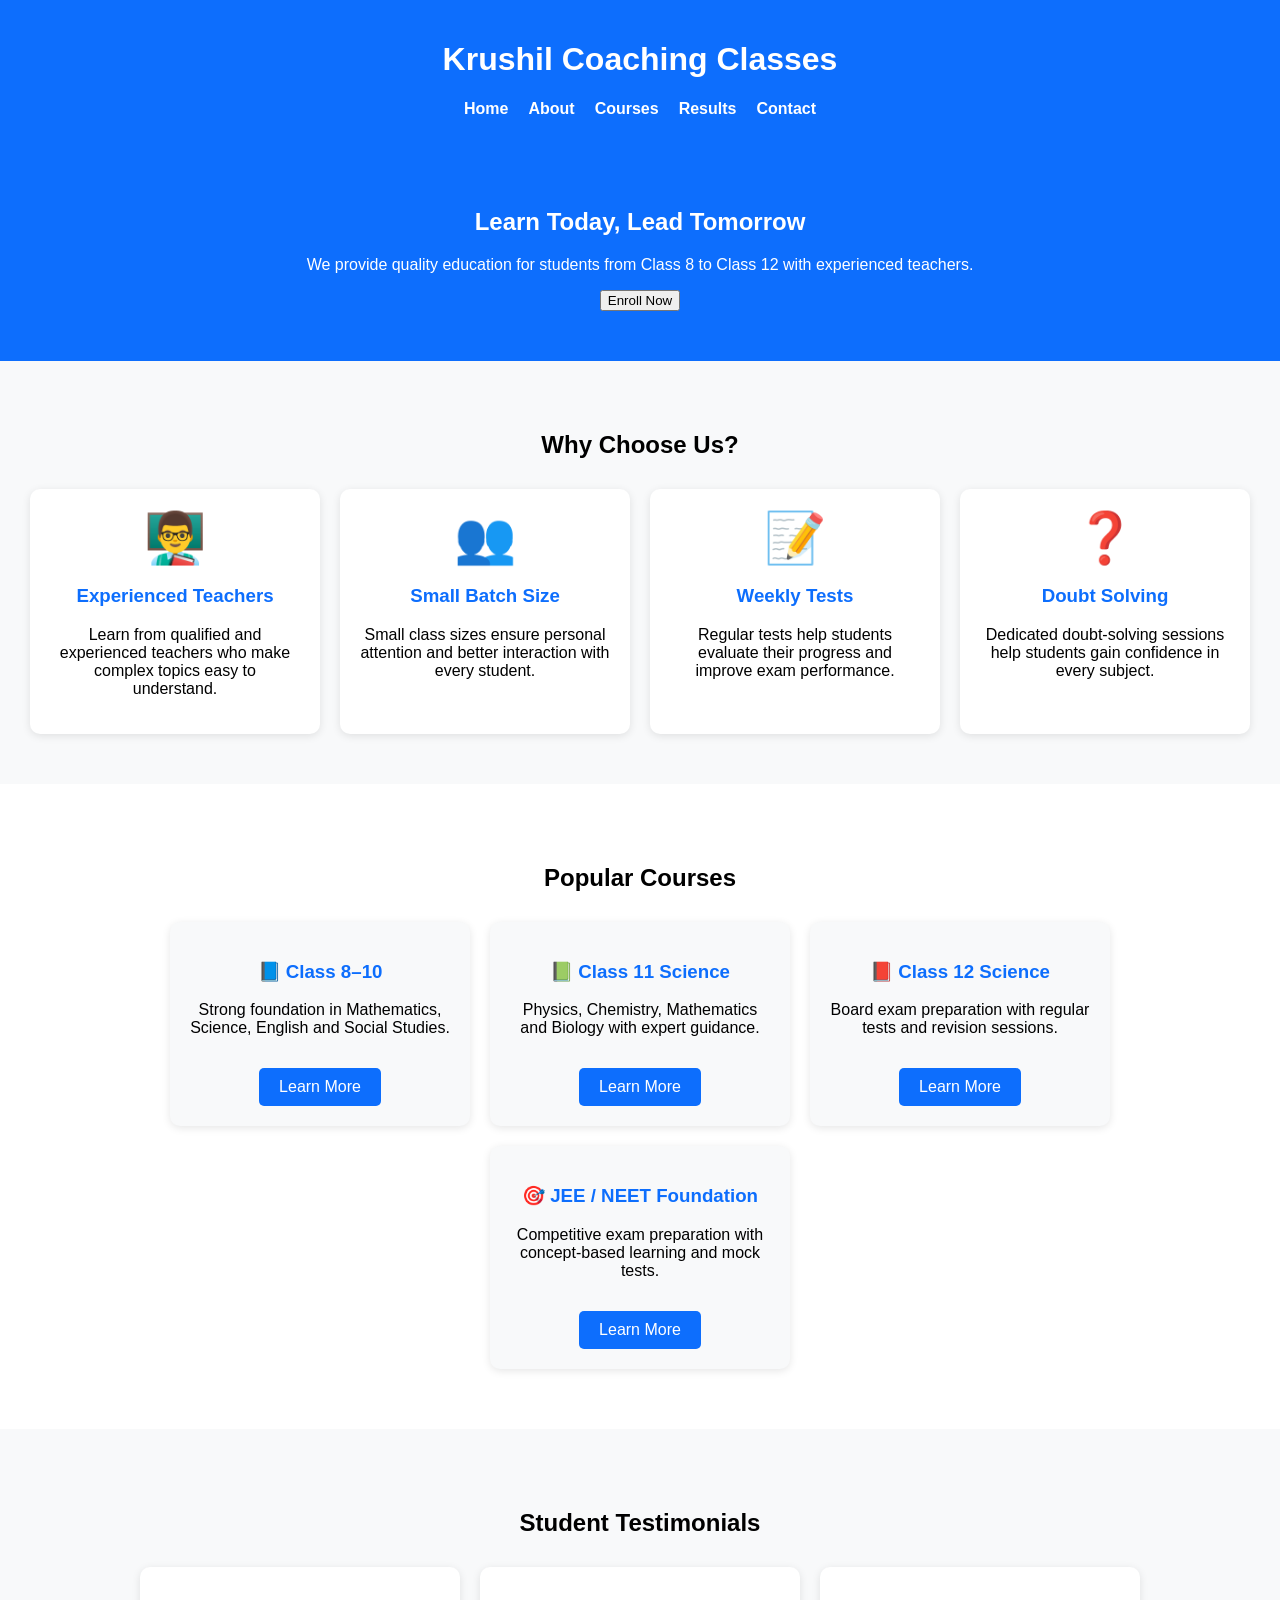
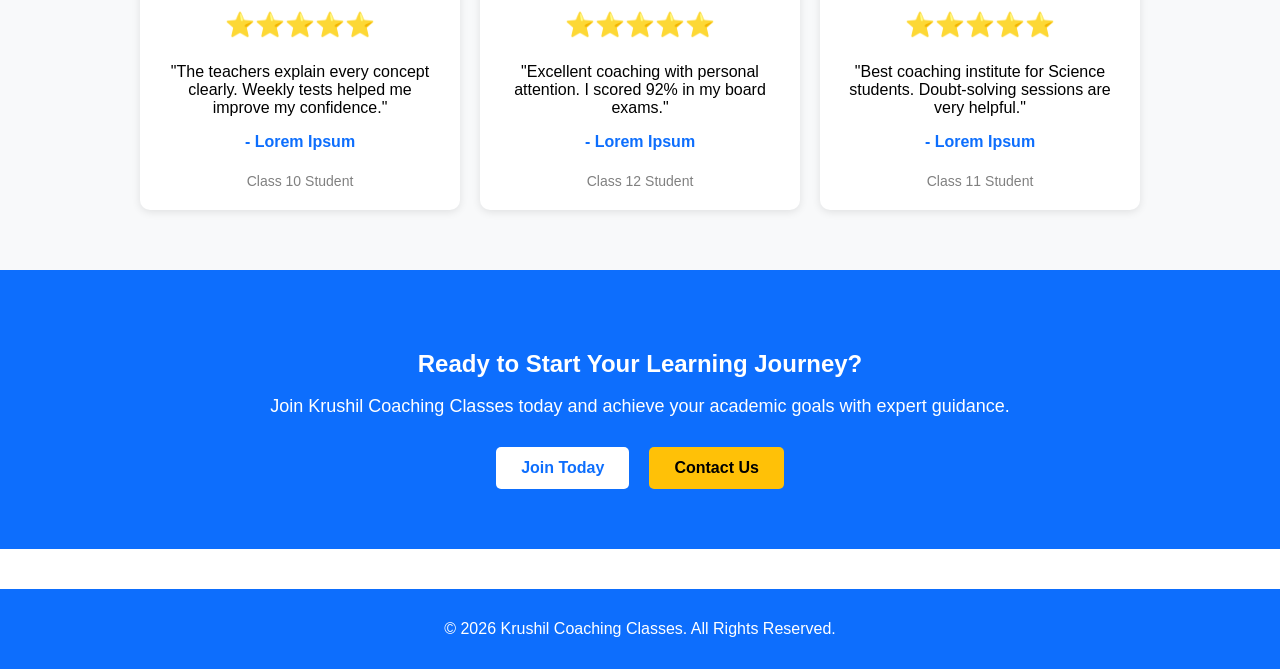
<file: index.html>
<!DOCTYPE html>
<html lang="en">

<head>
    <meta charset="UTF-8">
    <meta name="viewport" content="width=device-width, initial-scale=1.0">
    <title>Krushil Coaching Classes</title>
    <link rel="stylesheet" href="style.css">
</head>

<body>

    <header>
        <h1>Krushil Coaching Classes</h1>

        <nav>
            <a href="index.html">Home</a>
            <a href="about.html">About</a>
            <a href="courses.html">Courses</a>
            <a href="results.html">Results</a>
            <a href="contact.html">Contact</a>
        </nav>
    </header>

    <section class="hero">
        <h2>Learn Today, Lead Tomorrow</h2>

        <p>
            We provide quality education for students from
            Class 8 to Class 12 with experienced teachers.
        </p>

        <button>Enroll Now</button>
    </section>
    <section class="why-choose-us">

        <h2>Why Choose Us?</h2>

        <div class="features">

            <div class="feature-card">
                <div class="icon">👨‍🏫</div>
                <h3>Experienced Teachers</h3>
                <p>Learn from qualified and experienced teachers who make complex topics easy to understand.</p>
            </div>

            <div class="feature-card">
                <div class="icon">👥</div>
                <h3>Small Batch Size</h3>
                <p>Small class sizes ensure personal attention and better interaction with every student.</p>
            </div>

            <div class="feature-card">
                <div class="icon">📝</div>
                <h3>Weekly Tests</h3>
                <p>Regular tests help students evaluate their progress and improve exam performance.</p>
            </div>

            <div class="feature-card">
                <div class="icon">❓</div>
                <h3>Doubt Solving</h3>
                <p>Dedicated doubt-solving sessions help students gain confidence in every subject.</p>
            </div>

        </div>

    </section>
    <section class="popular-courses">

        <h2>Popular Courses</h2>

        <div class="courses-container">

            <div class="course-card">
                <h3>📘 Class 8–10</h3>
                <p>
                    Strong foundation in Mathematics, Science, English and Social Studies.
                </p>
                <a href="courses.html#class8" class="learn-btn">
                    Learn More
                </a>

            </div>

            <div class="course-card">
                <h3>📗 Class 11 Science</h3>
                <p>
                    Physics, Chemistry, Mathematics and Biology with expert guidance.
                </p>
                <a href="courses.html#class11" class="learn-btn">
                    Learn More
                </a>
            </div>

            <div class="course-card">
                <h3>📕 Class 12 Science</h3>
                <p>
                    Board exam preparation with regular tests and revision sessions.
                </p>
                <a href="courses.html#class12" class="learn-btn">
                    Learn More
                </a>
            </div>

            <div class="course-card">
                <h3>🎯 JEE / NEET Foundation</h3>
                <p>
                    Competitive exam preparation with concept-based learning and mock tests.
                </p>
                <a href="courses.html#jee" class="learn-btn">
                    Learn More
                </a>
            </div>

        </div>

    </section>
    <section class="testimonials">

        <h2>Student Testimonials</h2>

        <div class="testimonial-container">

            <div class="testimonial-card">
                <h3>⭐⭐⭐⭐⭐</h3>
                <p>
                    "The teachers explain every concept clearly.
                    Weekly tests helped me improve my confidence."
                </p>

                <h4>- Lorem Ipsum</h4>
                <span>Class 10 Student</span>
            </div>

            <div class="testimonial-card">
                <h3>⭐⭐⭐⭐⭐</h3>
                <p>
                    "Excellent coaching with personal attention.
                    I scored 92% in my board exams."
                </p>

                <h4>- Lorem Ipsum</h4>
                <span>Class 12 Student</span>
            </div>

            <div class="testimonial-card">
                <h3>⭐⭐⭐⭐⭐</h3>
                <p>
                    "Best coaching institute for Science students.
                    Doubt-solving sessions are very helpful."
                </p>

                <h4>- Lorem Ipsum</h4>
                <span>Class 11 Student</span>
            </div>

        </div>

    </section>
    <section class="cta">

        <h2>Ready to Start Your Learning Journey?</h2>

        <p>
            Join Krushil Coaching Classes today and achieve your academic goals with expert guidance.
        </p>

        <div class="cta-buttons">

            <a href="contact.html" class="btn-primary">
                Join Today
            </a>

            <a href="contact.html" class="btn-secondary">
                Contact Us
            </a>

        </div>

    </section>
    <footer>
        <p>&copy; 2026 Krushil Coaching Classes. All Rights Reserved.</p>
    </footer>

    <script src="script.js"></script>

</body>

</html>
</file>
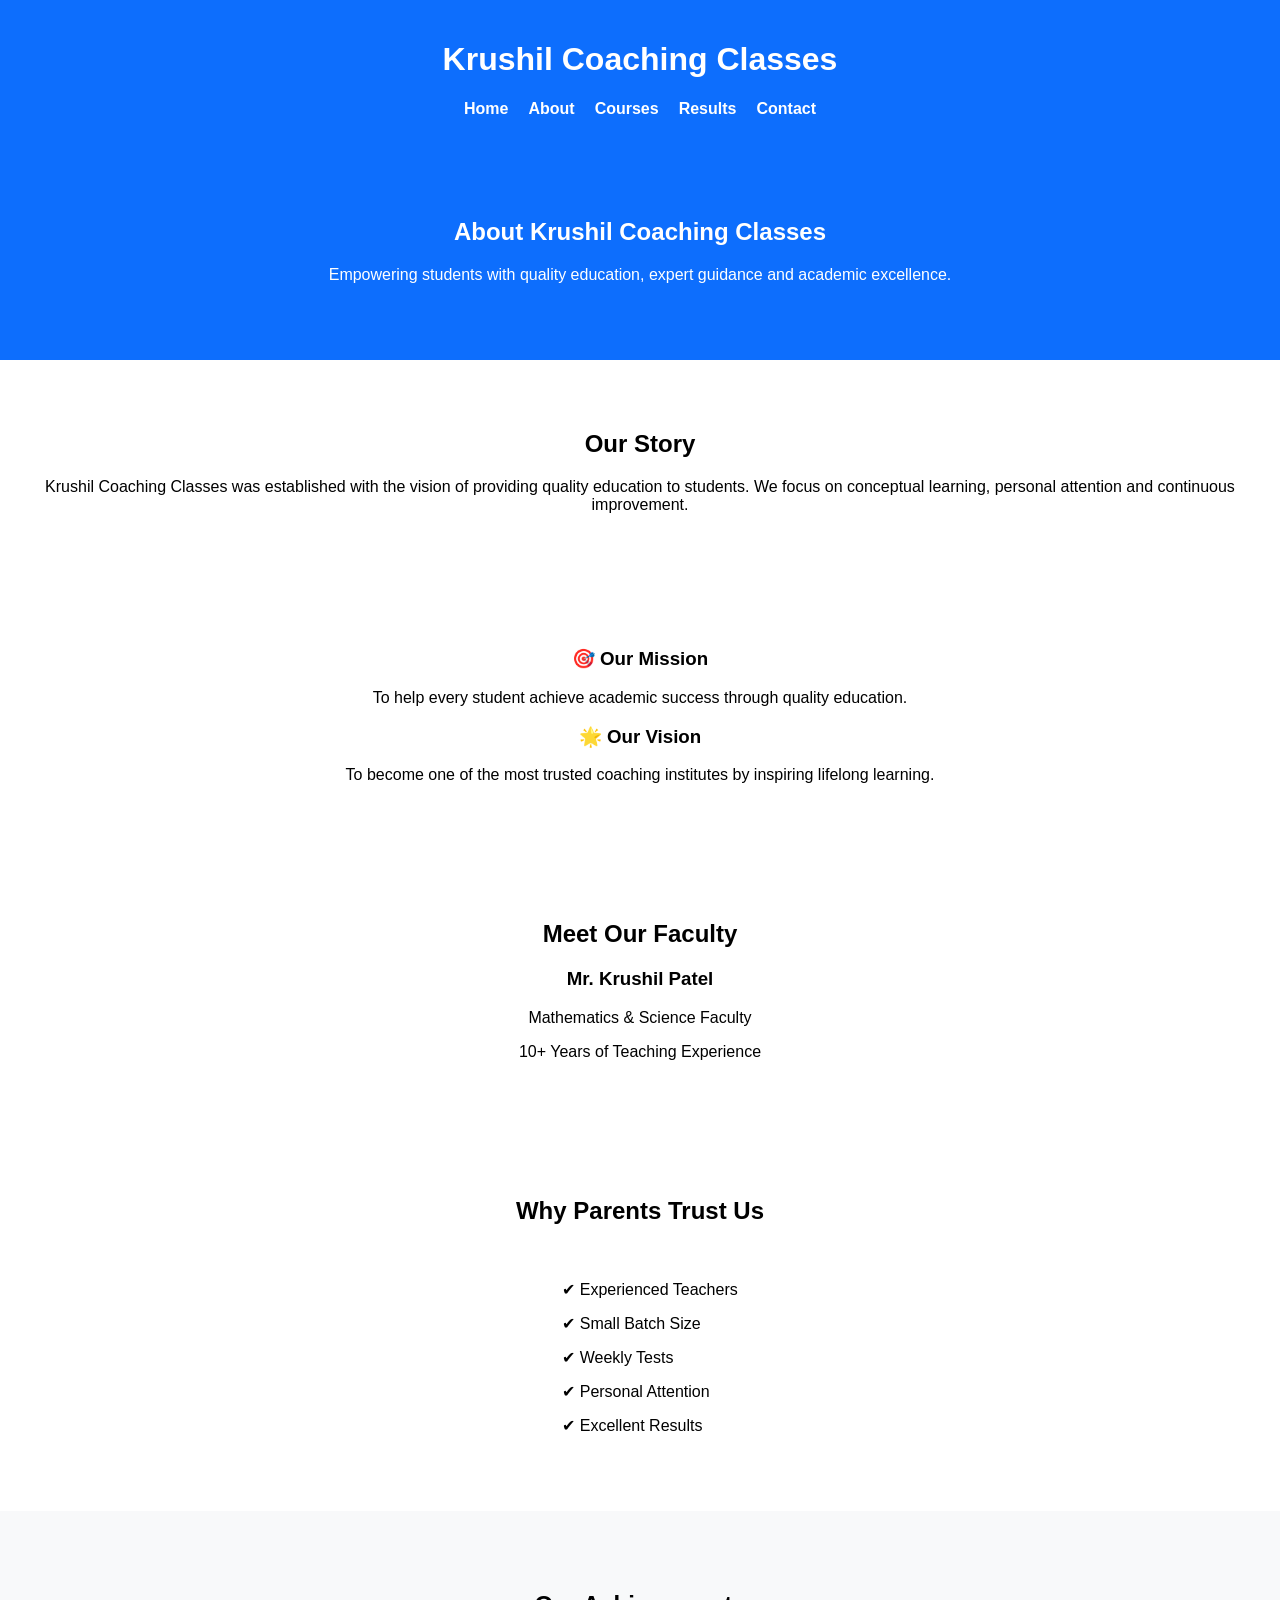
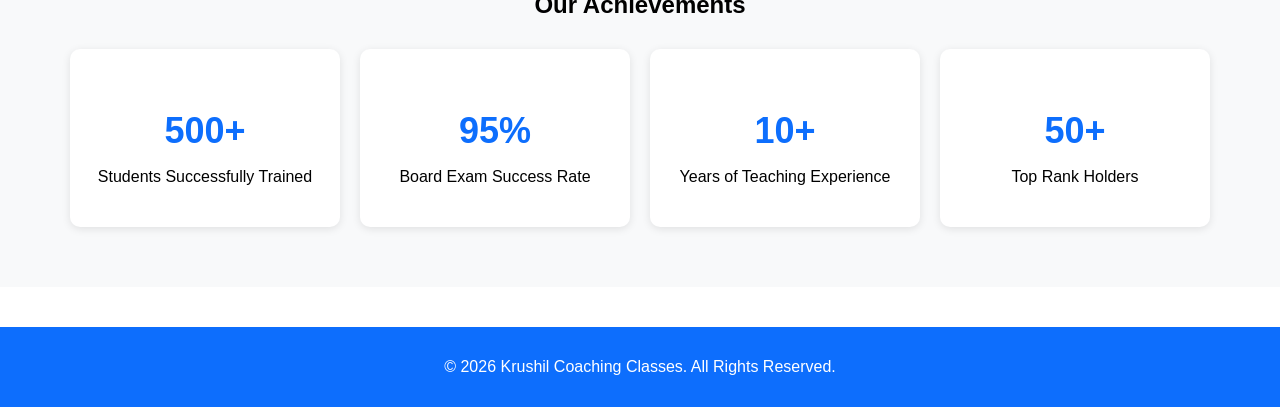
<file: about.html>
<!DOCTYPE html>
<html lang="en">

<head>
    <meta charset="UTF-8">
    <meta name="viewport" content="width=device-width, initial-scale=1.0">
    <title>About - Krushil Coaching Classes</title>
    <link rel="stylesheet" href="style.css">
</head>

<body>

    <header>

        <h1>Krushil Coaching Classes</h1>

        <nav>
            <a href="index.html">Home</a>
            <a href="about.html">About</a>
            <a href="courses.html">Courses</a>
            <a href="results.html">Results</a>
            <a href="contact.html">Contact</a>
        </nav>
    </header>


    <!-- About Page Content -->
    <section class="about-hero">
        <h2>About Krushil Coaching Classes</h2>

        <p>
            Empowering students with quality education,
            expert guidance and academic excellence.
        </p>
    </section>

    <section class="about-story">

        <h2>Our Story</h2>

        <p>
            Krushil Coaching Classes was established with the vision of
            providing quality education to students. We focus on conceptual
            learning, personal attention and continuous improvement.
        </p>

    </section>

    <section class="mission">

        <div class="mission-card">

            <h3>🎯 Our Mission</h3>

            <p>
                To help every student achieve academic success
                through quality education.
            </p>

        </div>

        <div class="mission-card">

            <h3>🌟 Our Vision</h3>

            <p>
                To become one of the most trusted coaching institutes
                by inspiring lifelong learning.
            </p>

        </div>

    </section>

    <section class="faculty">

        <h2>Meet Our Faculty</h2>

        <div class="faculty-card">

            <h3>Mr. Krushil Patel</h3>

            <p>
                Mathematics & Science Faculty
            </p>

            <p>
                10+ Years of Teaching Experience
            </p>

        </div>

    </section>

    <section id="trust">

        <h2>Why Parents Trust Us</h2>

        <ul class="true">
            <li>✔ Experienced Teachers</li>

            <li>✔ Small Batch Size</li>

            <li>✔ Weekly Tests</li>

            <li>✔ Personal Attention</li>

            <li>✔ Excellent Results</li>

        </ul>

    </section>

    <section class="achievements">

        <h2>Our Achievements</h2>

        <div class="achievement-container">

            <div class="achievement-card">
                <h3>500+</h3>
                <p>Students Successfully Trained</p>
            </div>

            <div class="achievement-card">
                <h3>95%</h3>
                <p>Board Exam Success Rate</p>
            </div>

            <div class="achievement-card">
                <h3>10+</h3>
                <p>Years of Teaching Experience</p>
            </div>

            <div class="achievement-card">
                <h3>50+</h3>
                <p>Top Rank Holders</p>
            </div>

        </div>

    </section>

    <footer>
        <p>&copy; 2026 Krushil Coaching Classes. All Rights Reserved.</p>
    </footer>

    <script src="script.js"></script>

</body>

</html>
</file>
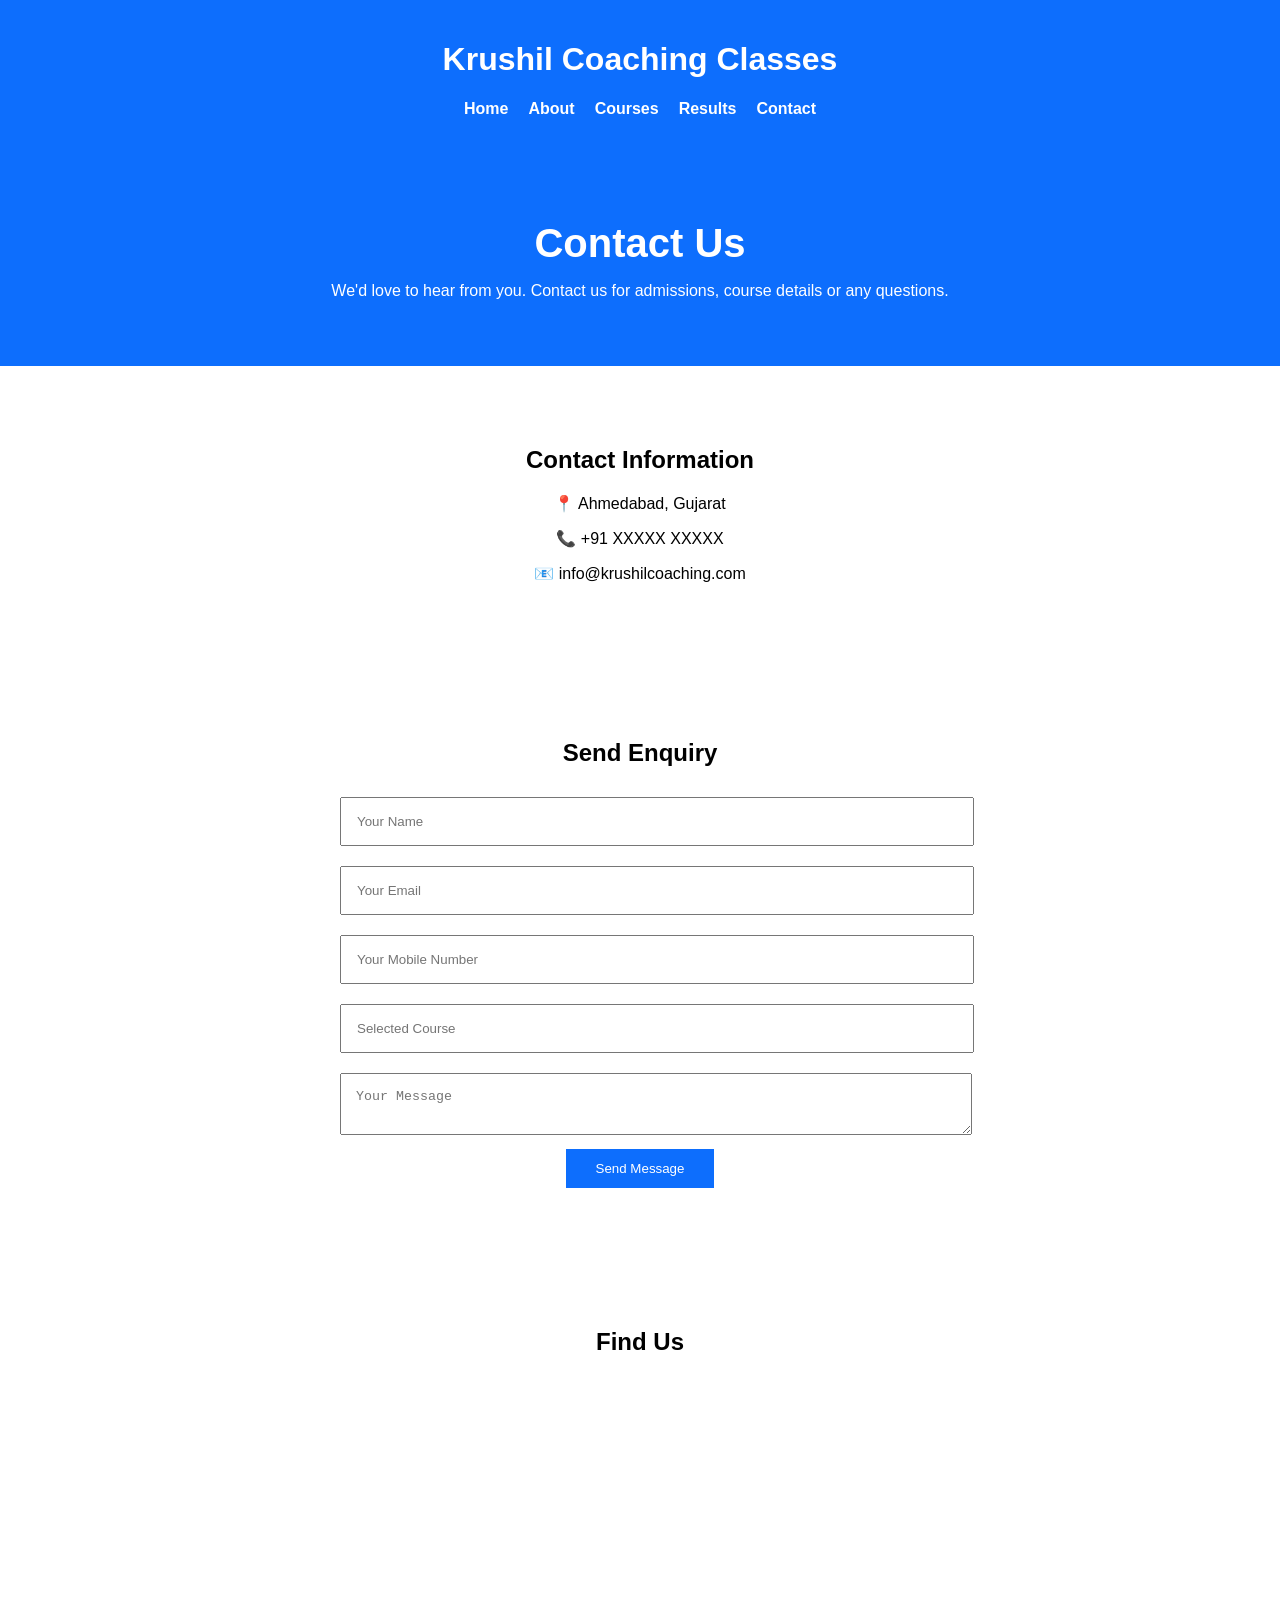
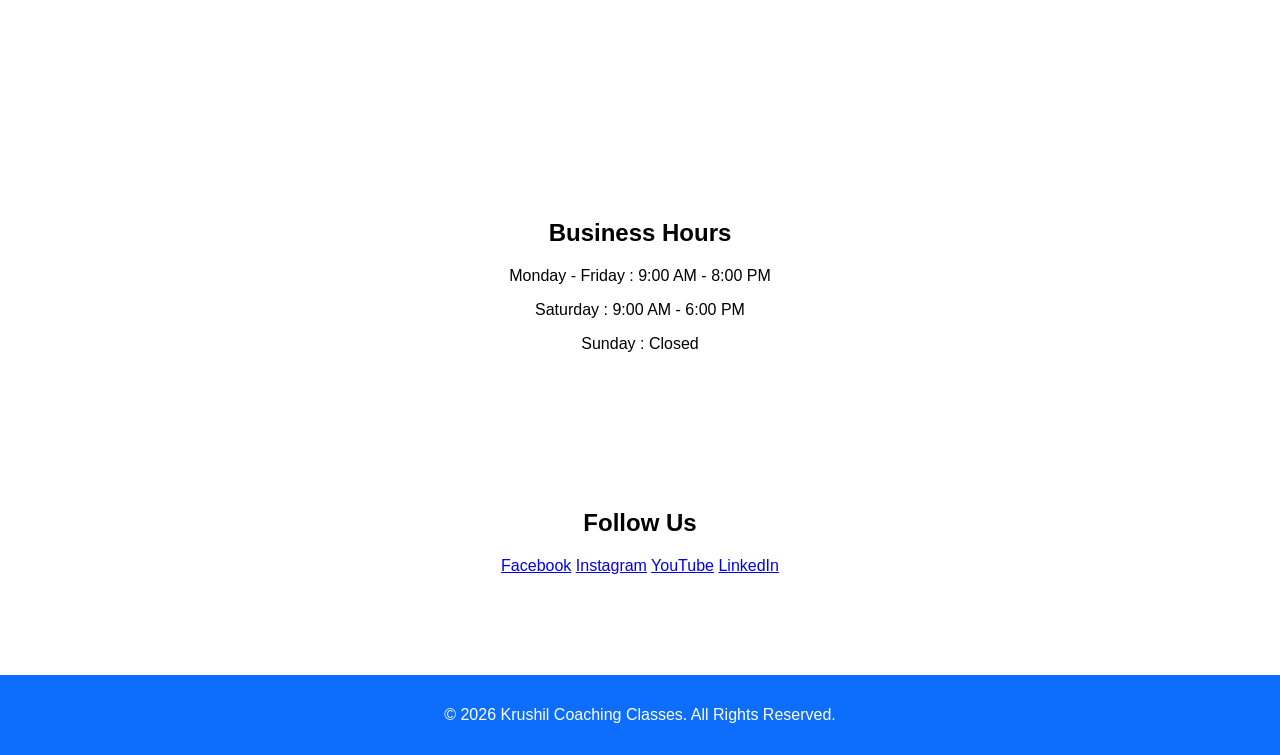
<file: contact.html>
<!DOCTYPE html>
<html lang="en">

<head>
    <meta charset="UTF-8">
    <meta name="viewport" content="width=device-width, initial-scale=1.0">
    <title>Contact - Krushil Coaching Classes</title>

    <link rel="stylesheet" href="style.css">
</head>

<body>

    <header>

        <h1>Krushil Coaching Classes</h1>

        <nav>
            <a href="index.html">Home</a>
            <a href="about.html">About</a>
            <a href="courses.html">Courses</a>
            <a href="results.html">Results</a>
            <a href="contact.html">Contact</a>
        </nav>

    </header>

    <!-- Contact Hero આવશે -->
    <section class="contact-hero">

        <h2>Contact Us</h2>

        <p>
            We'd love to hear from you. Contact us for admissions,
            course details or any questions.
        </p>

    </section>

    <!-- Contact Information આવશે -->
    <section class="contact-info">

        <h2>Contact Information</h2>

        <p>📍 Ahmedabad, Gujarat</p>

        <p>📞 +91 XXXXX XXXXX</p>

        <p>📧 info@krushilcoaching.com</p>

    </section>

    <!-- Contact Form આવશે -->
    <section class="contactForm">

        <h2>Send Enquiry</h2>

        <form id="contactForm">

            <input type="text" name="from_name" placeholder="Your Name" required>

            <input type="email" name="from_email" placeholder="Your Email" required>

            <input type="tel" id="phone" name="phone" placeholder="Your Mobile Number" required>

            <input type="text" id="course" name="course" placeholder="Selected Course" readonly>

            <textarea id="message" name="message" placeholder="Your Message" required></textarea>

            <button type="submit">

                Send Message

            </button>

        </form>

    </section>

    <!-- Google Map આવશે -->
    <section class="map">

        <h2>Find Us</h2>

        <iframe src="https://www.google.com/maps?q=Gandhinagar,Gujarat&output=embed" width="100%" height="300"
            style="border:0;" allowfullscreen="" loading="lazy">
        </iframe>

    </section>

    <!-- Business Hours આવશે -->
    <section class="hours">

        <h2>Business Hours</h2>

        <p>Monday - Friday : 9:00 AM - 8:00 PM</p>

        <p>Saturday : 9:00 AM - 6:00 PM</p>

        <p>Sunday : Closed</p>

    </section>

    <section class="social">

        <h2>Follow Us</h2>

        <a href="#">Facebook</a>

        <a href="#">Instagram</a>

        <a href="#">YouTube</a>

        <a href="#">LinkedIn</a>

    </section>

    <!-- Footer -->

    <footer>

        <p>&copy; 2026 Krushil Coaching Classes. All Rights Reserved.</p>

    </footer>

    <!-- <script src="https://cdn.jsdelivr.net/npm/@emailjs/browser@4/dist/email.min.js"></script>


    <script>
        emailjs.init({
            publicKey: "zDBWzNZUP8MnvuMNy",
        });
    </script> -->

    <script src="script.js"></script>

</body>

</html>
</file>
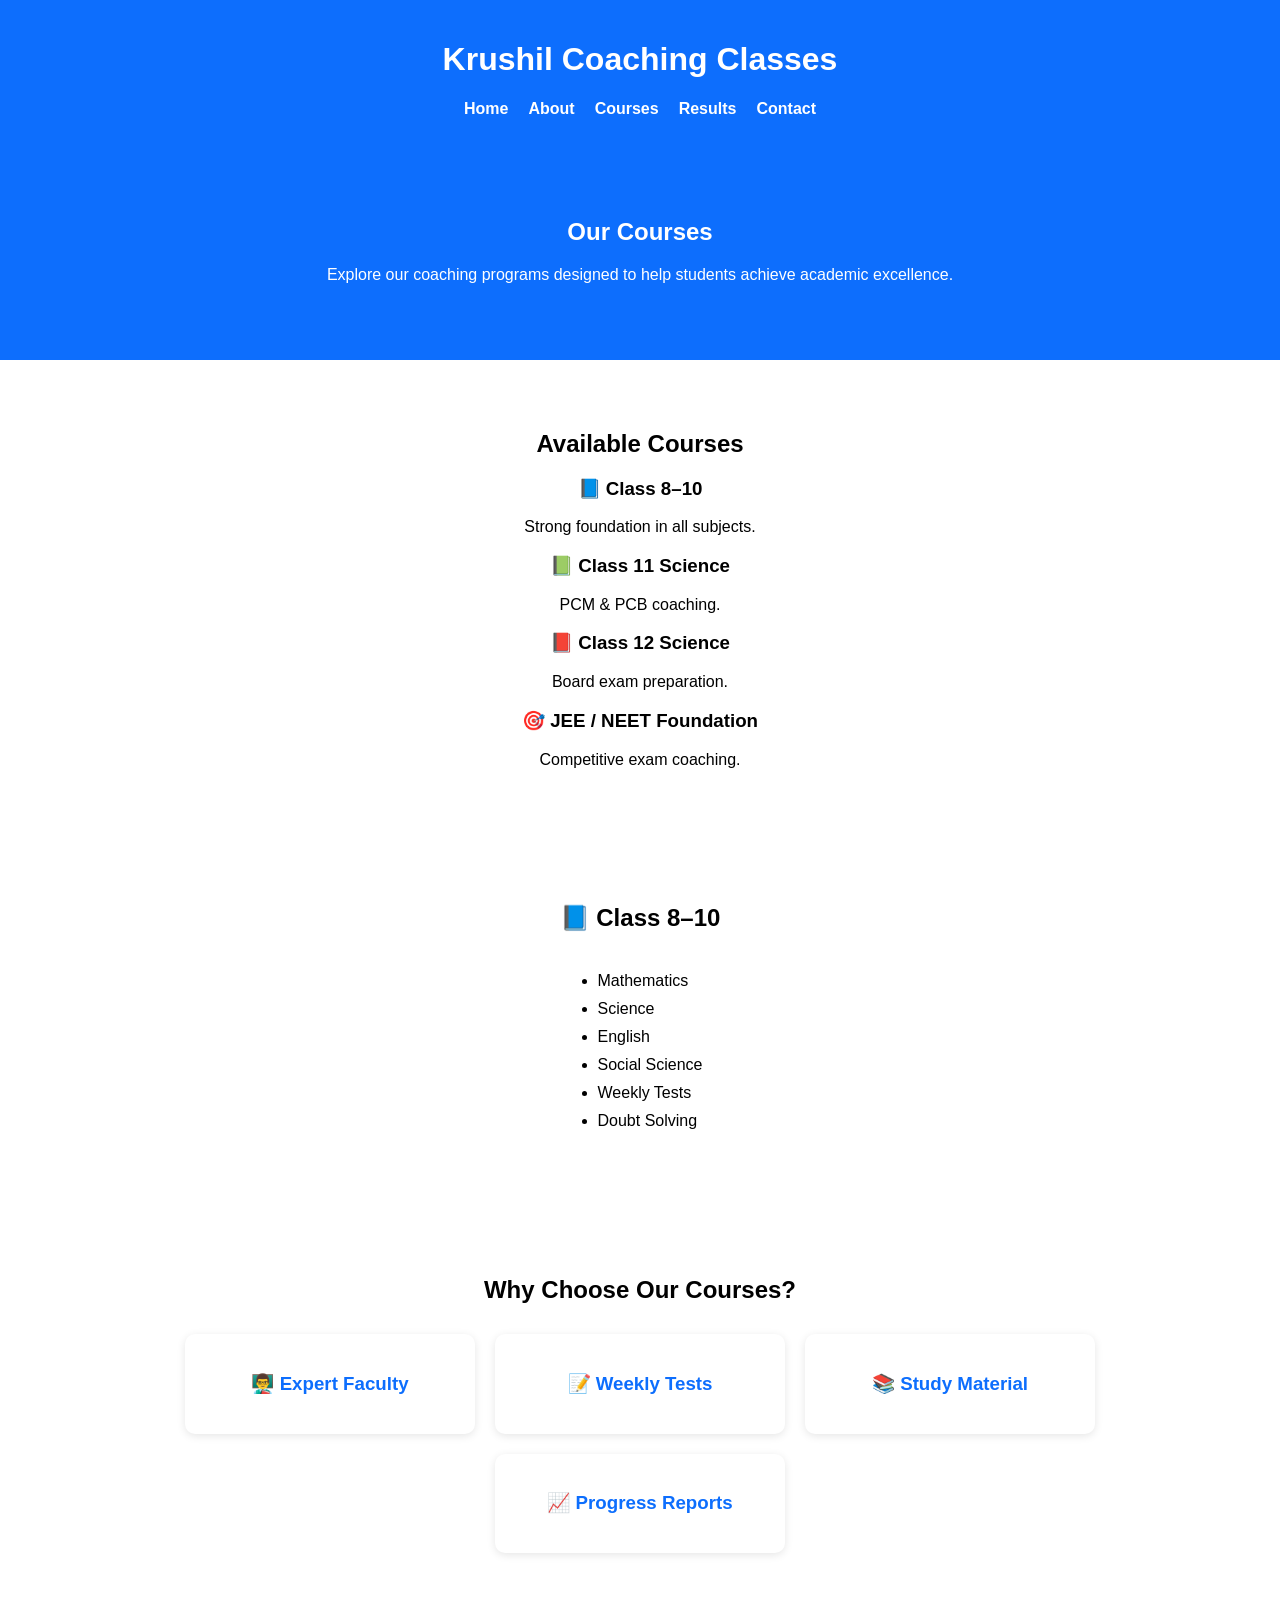
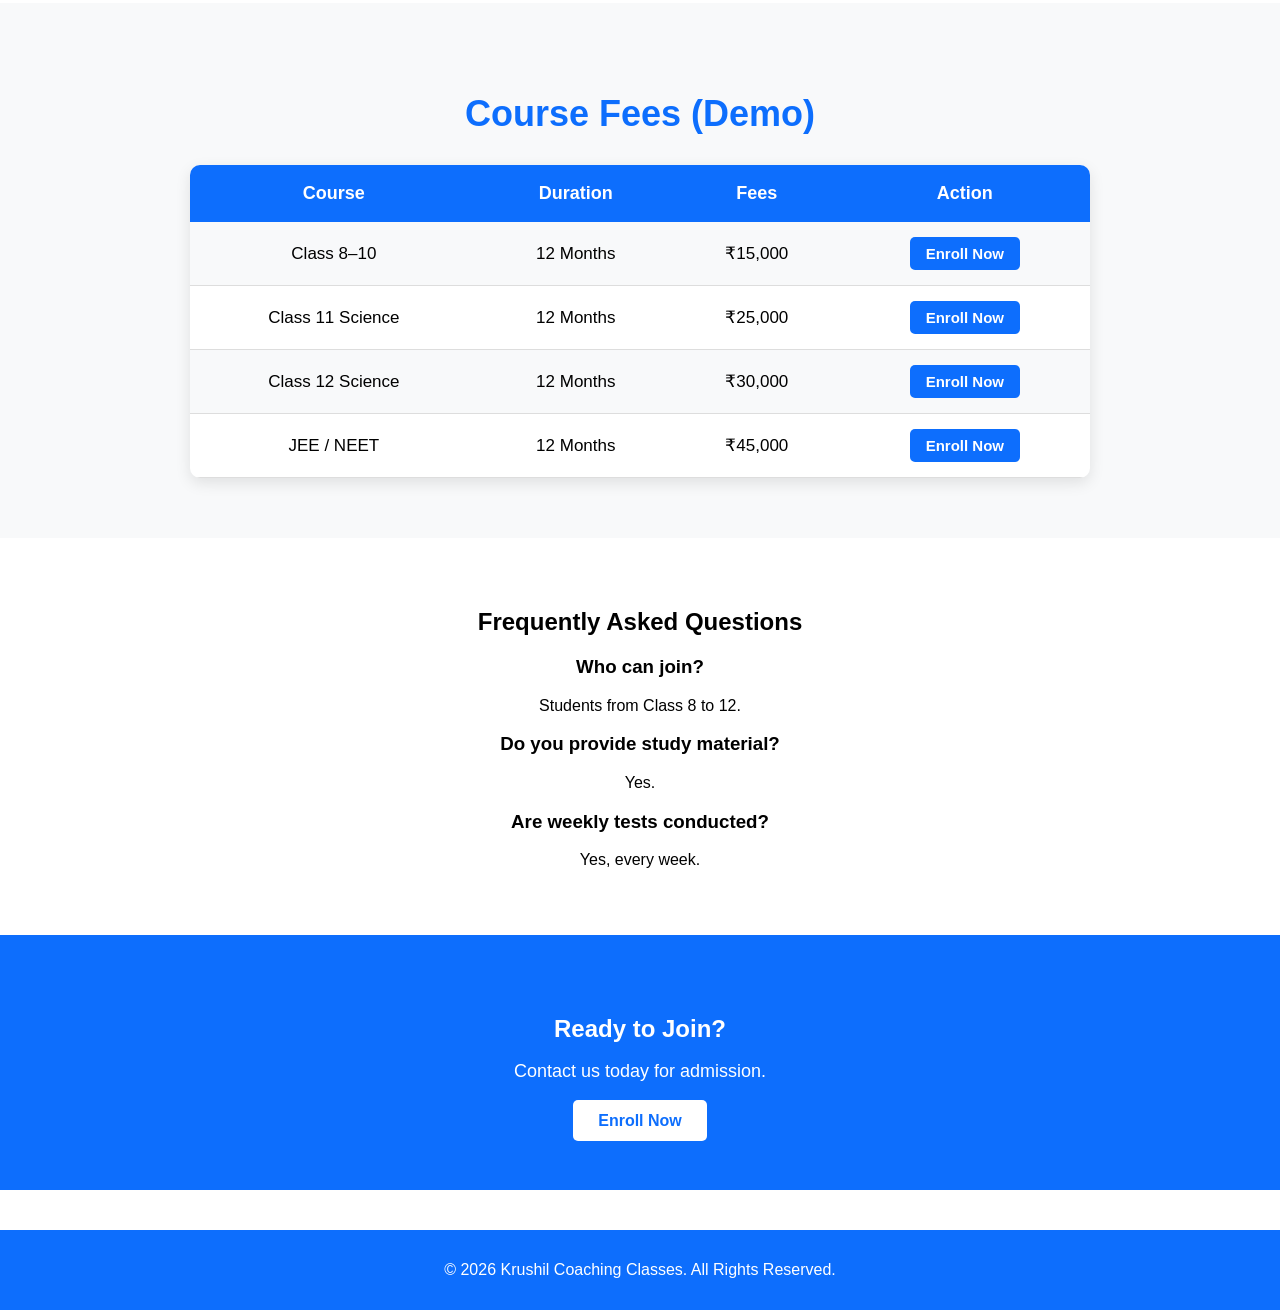
<file: courses.html>
<!DOCTYPE html>
<html lang="en">

<head>
    <meta charset="UTF-8">
    <meta name="viewport" content="width=device-width, initial-scale=1.0">
    <title>Courses - Krushil Coaching Classes</title>

    <link rel="stylesheet" href="style.css">
</head>

<body>

    <!-- Header Starts -->
    <header>

        <h1>Krushil Coaching Classes</h1>

        <nav>
            <a href="index.html">Home</a>
            <a href="about.html">About</a>
            <a href="courses.html">Courses</a>
            <a href="results.html">Results</a>
            <a href="contact.html">Contact</a>
        </nav>

    </header>

    <!-- ✅ Hero Banner અહીં મૂકવો -->
    <section class="courses-hero">

        <h2>Our Courses</h2>

        <p>
            Explore our coaching programs designed to help students
            achieve academic excellence.
        </p>

    </section>

    <!-- ✅ ત્યારબાદ Course Categories આવશે -->
    <section class="course-list">

        <h2>Available Courses</h2>

        <div class="course-container">

            <div class="course-box">

                <h3>📘 Class 8–10</h3>

                <p>Strong foundation in all subjects.</p>

            </div>

            <div class="course-box">

                <h3>📗 Class 11 Science</h3>

                <p>PCM & PCB coaching.</p>

            </div>

            <div class="course-box">

                <h3>📕 Class 12 Science</h3>

                <p>Board exam preparation.</p>

            </div>

            <div class="course-box">

                <h3>🎯 JEE / NEET Foundation</h3>

                <p>Competitive exam coaching.</p>

            </div>

        </div>

    </section>

    <!-- ✅ ત્યારબાદ Detailed Course Information -->
    <section id="class8">

        <h2>📘 Class 8–10</h2>

        <ul>

            <li>Mathematics</li>

            <li>Science</li>

            <li>English</li>

            <li>Social Science</li>

            <li>Weekly Tests</li>

            <li>Doubt Solving</li>

        </ul>

    </section>

    <!-- ✅ ત્યારબાદ Features -->
    <section class="course-features">

        <h2>Why Choose Our Courses?</h2>

        <div class="features">

            <div class="feature-card">

                <h3>👨‍🏫 Expert Faculty</h3>

            </div>

            <div class="feature-card">

                <h3>📝 Weekly Tests</h3>

            </div>

            <div class="feature-card">

                <h3>📚 Study Material</h3>

            </div>

            <div class="feature-card">

                <h3>📈 Progress Reports</h3>

            </div>

        </div>

    </section>
    <!-- ✅ ત્યારબાદ Fees -->
    <section class="fees">

        <h2>Course Fees (Demo)</h2>

        <table>

            <tr>

                <th>Course</th>

                <th>Duration</th>

                <th>Fees</th>

                <th>Action</th>

            </tr>

            <tr>

                <td>Class 8–10</td>

                <td>12 Months</td>

                <td>₹15,000</td>

                <td>
                    <a href="contact.html?course=Class%208-10" class="enroll-btn">
                        Enroll Now
                    </a>
                </td>

            </tr>

            <tr>

                <td>Class 11 Science</td>

                <td>12 Months</td>

                <td>₹25,000</td>

                <td>
                    <a href="contact.html?course=Class%2011%20Science" class="enroll-btn">
                        Enroll Now
                    </a>
                </td>

            </tr>

            <tr>

                <td>Class 12 Science</td>

                <td>12 Months</td>

                <td>₹30,000</td>

                <td>
                    <a href="contact.html?course=Class%2012%20Science" class="enroll-btn">
                        Enroll Now
                    </a>
                </td>

            </tr>

            <tr>

                <td>JEE / NEET</td>

                <td>12 Months</td>

                <td>₹45,000</td>

                <td>
                    <a href="contact.html?course=JEE%20/%20NEET" class="enroll-btn">
                        Enroll Now
                    </a>
                </td>

            </tr>

        </table>

    </section>

    <!-- ✅ ત્યારબાદ FAQ -->
    <section class="faq">

        <h2>Frequently Asked Questions</h2>

        <h3>Who can join?</h3>

        <p>Students from Class 8 to 12.</p>

        <h3>Do you provide study material?</h3>

        <p>Yes.</p>

        <h3>Are weekly tests conducted?</h3>

        <p>Yes, every week.</p>

    </section>

    <!-- ✅ ત્યારબાદ Call To Action -->
    <section class="cta">

        <h2>Ready to Join?</h2>

        <p>Contact us today for admission.</p>

        <a href="contact.html" class="btn-primary">

            Enroll Now

        </a>

    </section>
    <footer>

        <p>&copy; 2026 Krushil Coaching Classes. All Rights Reserved.</p>

    </footer>

    <script src="script.js"></script>

</body>

</html>
</file>
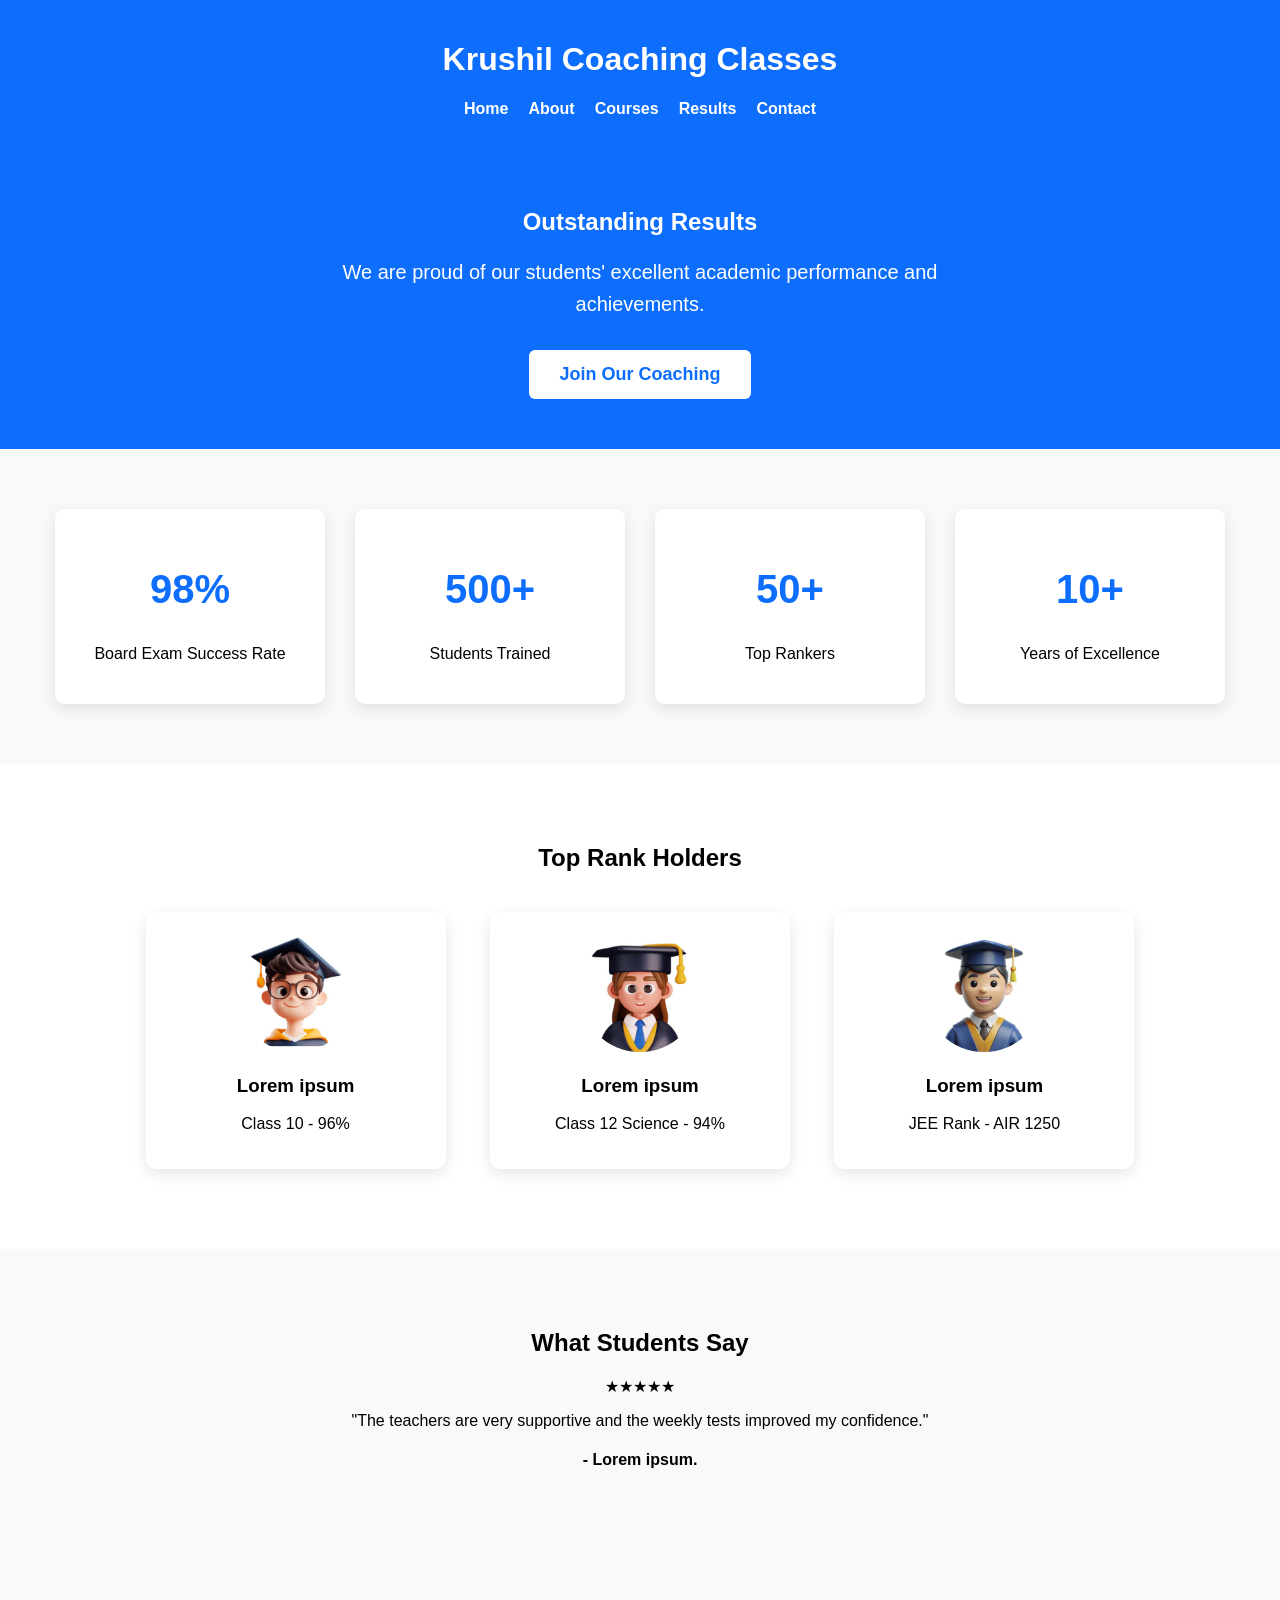
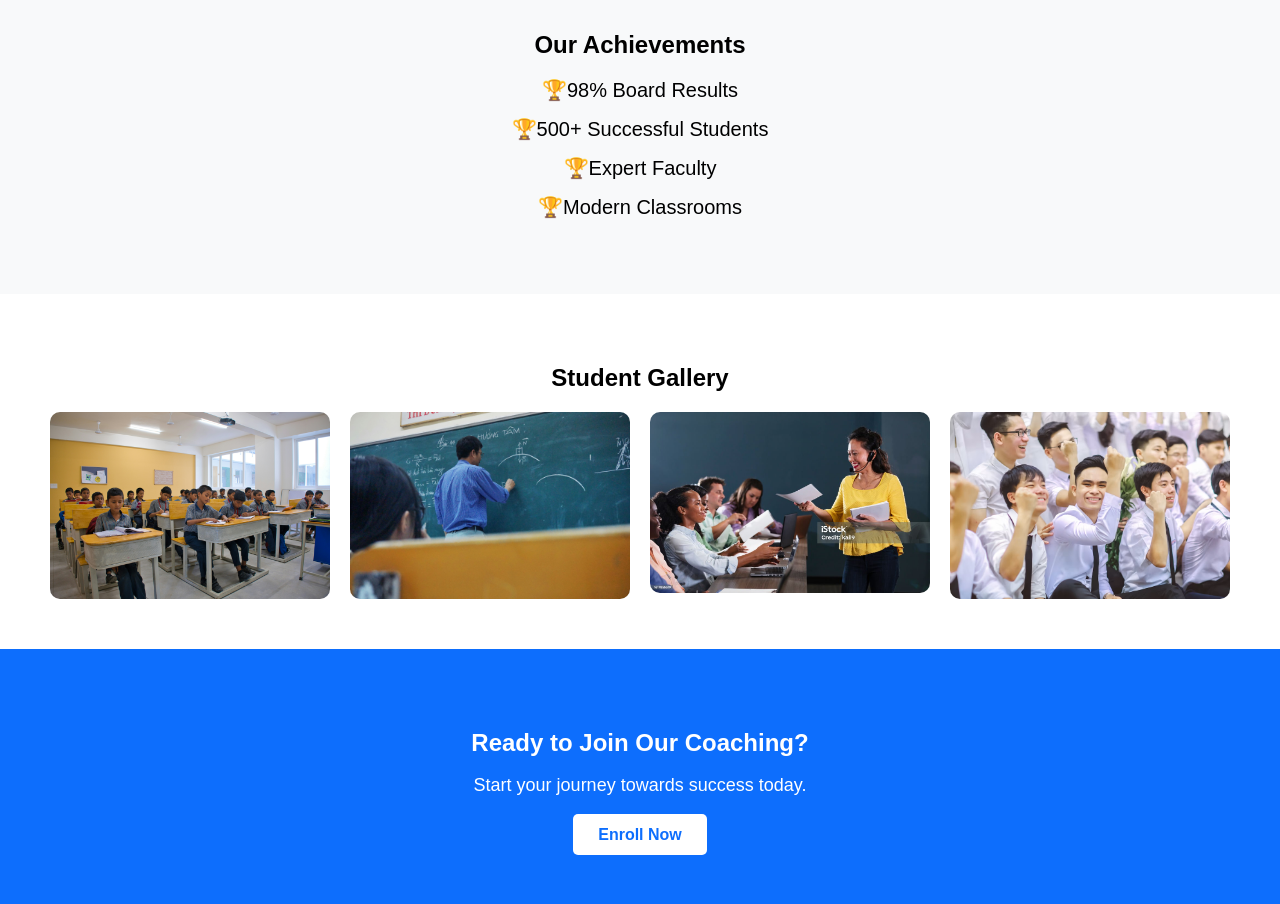
<file: results.html>
<!DOCTYPE html>
<html lang="en">

<head>
    <meta charset="UTF-8">
    <meta name="viewport" content="width=device-width, initial-scale=1.0">
    <title>Results - Krushil Coaching Classes</title>
    <link rel="stylesheet" href="style.css">
</head>

<body>
    <header>

        <h1>Krushil Coaching Classes</h1>

        <nav>
            <a href="index.html">Home</a>
            <a href="about.html">About</a>
            <a href="courses.html">Courses</a>
            <a href="results.html">Results</a>
            <a href="contact.html">Contact</a>
        </nav>
    </header>

    <section class="results-hero">

        <h2>Outstanding Results</h2>

        <p>
            We are proud of our students' excellent
            academic performance and achievements.
        </p>

        <a href="contact.html" class="hero-btn">
            Join Our Coaching
        </a>

    </section>
    <section class="results-stats">

        <div class="stat-card">
            <h2>98%</h2>
            <p>Board Exam Success Rate</p>
        </div>

        <div class="stat-card">
            <h2>500+</h2>
            <p>Students Trained</p>
        </div>

        <div class="stat-card">
            <h2>50+</h2>
            <p>Top Rankers</p>
        </div>

        <div class="stat-card">
            <h2>10+</h2>
            <p>Years of Excellence</p>
        </div>

    </section>
    <section class="rankers">

        <h2>Top Rank Holders</h2>

        <div class="ranker-card">

            <img src="images/img1.jpg">

            <h3>Lorem ipsum</h3>

            <p>Class 10 - 96%</p>

        </div>

        <div class="ranker-card">

            <img src="images/img2.jpg">

            <h3>Lorem ipsum</h3>

            <p>Class 12 Science - 94%</p>

        </div>

        <div class="ranker-card">

            <img src="images/img3.jpg">

            <h3>Lorem ipsum</h3>

            <p>JEE Rank - AIR 1250</p>

        </div>

    </section>
    <section class="testimonials">

        <h2>What Students Say</h2>

        <div class="testimonial">

            ★★★★★

            <p>

                "The teachers are very supportive and
                the weekly tests improved my confidence."

            </p>

            <h4>- Lorem ipsum.</h4>

        </div>

    </section>
    <section class="achievements">

        <h2>Our Achievements</h2>

        <ul>

            <li>🏆98% Board Results</li>

            <li>🏆500+ Successful Students</li>

            <li>🏆Expert Faculty</li>

            <li>🏆Modern Classrooms</li>

        </ul>

    </section>
    <section class="gallery">

        <h2>Student Gallery</h2>

        <div class="gallery-grid">

            <img src="images/gallery1.jpg">

            <img src="images/gallery2.jpg">

            <img src="images/gallery3.jpg">

            <img src="images/gallery4.jpg">

        </div>

    </section>
    <section class="cta">

        <h2>

            Ready to Join Our Coaching?

        </h2>

        <p>

            Start your journey towards success today.

        </p>

        <a href="contact.html" class="btn-primary">

            Enroll Now

        </a>

    </section>
</body>
</file>
<file: style.css>
body {
    margin: 0;
    font-family: Arial, sans-serif;
}

header {
    background: #0d6efd;
    color: white;
    text-align: center;
    padding: 20px;
}

nav {
    display: flex;
    justify-content: center;
    gap: 20px;
    flex-wrap: wrap;
}

nav a {
    color: white;
    text-decoration: none;
    font-weight: bold;
}

.result {
    background: #0d6efd;
    color: white;
    text-align: center;
    padding: 50px 20px;
}

.hero {
    background: #0d6efd;
    color: white;
    text-align: center;
    padding: 50px 20px;
}

.learn-btn {
    display: inline-block;
    margin-top: 15px;
    background: #0d6efd;
    color: white;
    text-decoration: none;
    padding: 10px 20px;
    border-radius: 5px;
    transition: 0.3s;
}

.learn-btn:hover {
    background: #084298;
}

footer {
    background: #0d6efd;
    color: white;
    text-align: center;
    padding: 15px;
    margin-top: 40px;
}

/* Why Choose Us */

.true {
    list-style: none;
    padding: 0;
}

.true li {
    margin: 15px 0;
}

.why-choose-us {
    padding: 50px 20px;
    text-align: center;
    background: #f8f9fa;
}

.features {
    display: flex;
    justify-content: center;
    flex-wrap: wrap;
    gap: 20px;
    margin-top: 30px;
}

.feature-card {
    width: 250px;
    background: white;
    padding: 20px;
    border-radius: 10px;
    box-shadow: 0 2px 8px rgba(0, 0, 0, 0.1);
    transition: 0.3s;
}

.feature-card:hover {
    transform: translateY(-8px);
    box-shadow: 0 8px 20px rgba(0, 0, 0, 0.2);
}

.feature-card h3 {
    color: #0d6efd;
}

.icon {
    font-size: 50px;
    margin-bottom: 15px;
}

/* Popular Courses */

.popular-courses {
    padding: 60px 20px;
    background: #ffffff;
    text-align: center;
}

.courses-container {
    display: flex;
    justify-content: center;
    flex-wrap: wrap;
    gap: 20px;
    margin-top: 30px;
}

.course-card {
    width: 260px;
    background: #f8f9fa;
    padding: 20px;
    border-radius: 10px;
    box-shadow: 0 2px 8px rgba(0, 0, 0, 0.1);
    transition: 0.3s;
}

.course-card:hover {
    transform: translateY(-8px);
    box-shadow: 0 8px 20px rgba(0, 0, 0, 0.2);
}

.course-card h3 {
    color: #0d6efd;
}

.course-card button {
    margin-top: 15px;
    background: #0d6efd;
    color: white;
    border: none;
    padding: 10px 20px;
    border-radius: 5px;
    cursor: pointer;
    font-size: 16px;
}

.course-card button:hover {
    background: #084298;
}

/* Student Testimonials */

.testimonials {
    padding: 60px 20px;
    background: #f8f9fa;
    text-align: center;
}

.testimonial-container {
    display: flex;
    justify-content: center;
    flex-wrap: wrap;
    gap: 20px;
    margin-top: 30px;
}

.testimonial-card {
    width: 280px;
    background: white;
    padding: 20px;
    border-radius: 10px;
    box-shadow: 0 2px 8px rgba(0, 0, 0, 0.1);
    transition: 0.3s;
}

.testimonial-card:hover {
    transform: translateY(-8px);
    box-shadow: 0 8px 20px rgba(0, 0, 0, 0.2);
}

.testimonial-card h3 {
    font-size: 24px;
}

.testimonial-card h4 {
    color: #0d6efd;
    margin-top: 15px;
}

.testimonial-card span {
    color: gray;
    font-size: 14px;
}

/* Call To Action */

.cta {
    background: #0d6efd;
    color: white;
    text-align: center;
    padding: 60px 20px;
}

.cta h2 {
    margin-bottom: 15px;
}

.cta p {
    margin-bottom: 30px;
    font-size: 18px;
}

.cta-buttons {
    display: flex;
    justify-content: center;
    gap: 20px;
    flex-wrap: wrap;
}

.btn-primary,
.btn-secondary {
    text-decoration: none;
    padding: 12px 25px;
    border-radius: 5px;
    font-weight: bold;
    transition: 0.3s;
}

.btn-primary {
    background: white;
    color: #0d6efd;
}

.btn-primary:hover {
    background: #e9ecef;
}

.btn-secondary {
    background: #ffc107;
    color: black;
}

.btn-secondary:hover {
    background: #e0a800;
}

.about-hero {
    background: #0d6efd;
    color: white;
    text-align: center;
    padding: 60px 20px;
}

.about-story {
    padding: 50px 20px;
    text-align: center;
}

section {
    text-align: center;
    padding: 50px;
}

/* Our Achievements */

.achievements ul {
    list-style: none;
    padding: 0;
    margin: 0;
}

.achievements li {
    margin: 15px 0;
    font-size: 20px;
}

.achievements {
    padding: 60px 20px;
    background: #f8f9fa;
    text-align: center;
}

.achievement-container {
    display: flex;
    justify-content: center;
    flex-wrap: wrap;
    gap: 20px;
    margin-top: 30px;
}

.achievement-card {
    width: 220px;
    background: white;
    padding: 25px;
    border-radius: 10px;
    box-shadow: 0 2px 8px rgba(0, 0, 0, 0.1);
    transition: 0.3s;
}

.achievement-card:hover {
    transform: translateY(-8px);
    box-shadow: 0 8px 20px rgba(0, 0, 0, 0.2);
}

.achievement-card h3 {
    font-size: 36px;
    color: #0d6efd;
    margin-bottom: 10px;
}

.achievement-card p {
    font-size: 16px;
}

/* Courses Hero */

.courses-hero {
    background: #0d6efd;
    color: white;
    text-align: center;
    padding: 60px 20px;
}

#class8 ul {
    text-align: left;
    display: inline-block;
    margin-top: 20px;
    padding-left: 20px;
}

#class8 li {
    margin-bottom: 10px;
}

#trust ul {
    text-align: left;
    display: inline-block;
    margin-top: 20px;
    padding-left: 20px;
}

#trust li {
    margin-bottom: 10px;
}

/* ============================= */
/* Course Fees */
/* ============================= */

.fees {
    padding: 60px 20px;
    text-align: center;
    background: #f8f9fa;
}

.fees h2 {
    color: #0d6efd;
    margin-bottom: 30px;
    font-size: 36px;
}

.fees table {
    width: 80%;
    max-width: 900px;
    margin: 0 auto;
    border-collapse: collapse;
    background: white;
    border-radius: 10px;
    overflow: hidden;
    box-shadow: 0 5px 15px rgba(0, 0, 0, 0.1);
}

.fees th {
    background: #0d6efd;
    color: white;
    padding: 18px;
    font-size: 18px;
}

.fees td {
    padding: 15px;
    border-bottom: 1px solid #ddd;
    font-size: 17px;
}

.fees tr:nth-child(even) {
    background: #f8f9fa;
}

.fees tr:hover {
    background: #dbeafe;
    transition: 0.3s;
}

/* Enroll Button */

.enroll-btn {
    display: inline-block;
    background: #0d6efd;
    color: white;
    text-decoration: none;
    padding: 8px 16px;
    border-radius: 5px;
    font-size: 15px;
    font-weight: bold;
    transition: 0.3s;
}

.enroll-btn:hover {
    background: #084298;
    transform: scale(1.05);
}

/* Contact Hero */

.contact-hero {

    background: #0d6efd;
    color: white;
    text-align: center;
    padding: 50px 20px;

}

.contact-hero h2 {

    font-size: 40px;
    margin-bottom: 15px;

}

.contact-info,
.contactForm,
.map,
.hours,
.social {

    padding: 60px 20px;
    text-align: center;

}

.contactForm form {

    max-width: 600px;
    margin: auto;

}

.contactForm input,
.contactForm textarea {

    width: 100%;
    padding: 15px;
    margin: 10px 0;

}

.contactForm button {

    background: #0d6efd;
    color: white;
    padding: 12px 30px;
    border: none;
    cursor: pointer;

}

.contactForm button:hover {

    background: #084298;

}

/* ============================= */
/* Results Hero Banner */
/* ============================= */

.results-hero {
    background: #0d6efd;
    color: white;
    text-align: center;
    padding: 50px 20px;
}

.results-stats {
    padding: 50px 20px;
    text-align: center;
}

.results-hero h1 {
    font-size: 48px;
    margin-bottom: 20px;
}

.results-hero p {
    font-size: 20px;
    max-width: 700px;
    margin: 0 auto 30px;
    line-height: 1.6;
}

.hero-btn {
    display: inline-block;
    background: white;
    color: #0d6efd;
    text-decoration: none;
    padding: 14px 30px;
    font-size: 18px;
    font-weight: bold;
    border-radius: 6px;
    transition: 0.3s ease;
}

.hero-btn:hover {
    background: #f1f1f1;
    transform: translateY(-3px);
}


.results-stats {
    display: flex;
    justify-content: center;
    gap: 30px;
    flex-wrap: wrap;
    padding: 60px 20px;
    background: #f8f9fa;
}

.stat-card {
    width: 220px;
    background: white;
    padding: 25px;
    border-radius: 10px;
    box-shadow: 0 5px 15px rgba(0, 0, 0, 0.1);
    transition: .3s;
}

.stat-card:hover {
    transform: translateY(-8px);
}

.stat-card h2 {
    color: #0d6efd;
    font-size: 40px;
}

.rankers {
    padding: 60px 20px;
    text-align: center;
}

.ranker-card {
    display: inline-block;
    width: 260px;
    margin: 20px;
    background: white;
    padding: 20px;
    border-radius: 10px;
    box-shadow: 0 5px 15px rgba(0, 0, 0, .1);
}

.ranker-card img {
    width: 120px;
    height: 120px;
    border-radius: 50%;
    object-fit: cover;
}

.gallery-grid {
    display: grid;
    grid-template-columns: repeat(auto-fit, minmax(250px, 1fr));
    gap: 20px;
}

.gallery-grid img {
    width: 100%;
    border-radius: 10px;
}

/* .results-hero {
    background:
        linear-gradient(rgba(13, 110, 253, 0.8),
            rgba(10, 88, 202, 0.8)),
        url("images/results-banner.jpg");

    background-size: cover;
    background-position: center;
    color: white;
    text-align: center;
    padding: 120px 20px;
} */

/* ============================= */
/* Responsive Design */
/* ============================= */

@media(max-width:768px) {

    .contactForm form {

        width: 95%;

    }

    .features {

        flex-direction: column;
        align-items: center;

    }

    .feature-card {

        width: 90%;

    }

    .courses-container {
        flex-direction: column;
        align-items: center;
    }

    .course-card {
        width: 90%;
    }

    .testimonial-container {
        flex-direction: column;
        align-items: center;
    }

    .testimonial-card {
        width: 90%;
    }

    .cta-buttons {
        flex-direction: column;
        align-items: center;
    }

    .btn-primary,
    .btn-secondary {
        width: 220px;
        text-align: center;
    }

    .mission {
        flex-direction: column;
    }

    .faculty-card {
        width: 90%;
    }

    .achievement-container {
        flex-direction: column;
        align-items: center;
    }

    .achievement-card {
        width: 90%;
    }

    .course-container {

        flex-direction: column;

        align-items: center;

    }

    .course-box {

        width: 90%;

    }

    table {

        display: block;

        overflow-x: auto;

    }

    .fees table {
        width: 100%;
        display: block;
        overflow-x: auto;
    }

    .fees th,
    .fees td {
        white-space: nowrap;
    }

    .enroll-btn {
        font-size: 14px;
        padding: 8px 12px;
    }

    .results-hero {
        padding: 70px 20px;
    }

    .results-hero h1 {
        font-size: 34px;
    }

    .results-hero p {
        font-size: 17px;
    }

    .hero-btn {
        padding: 12px 24px;
        font-size: 16px;
    }

}
</file>
